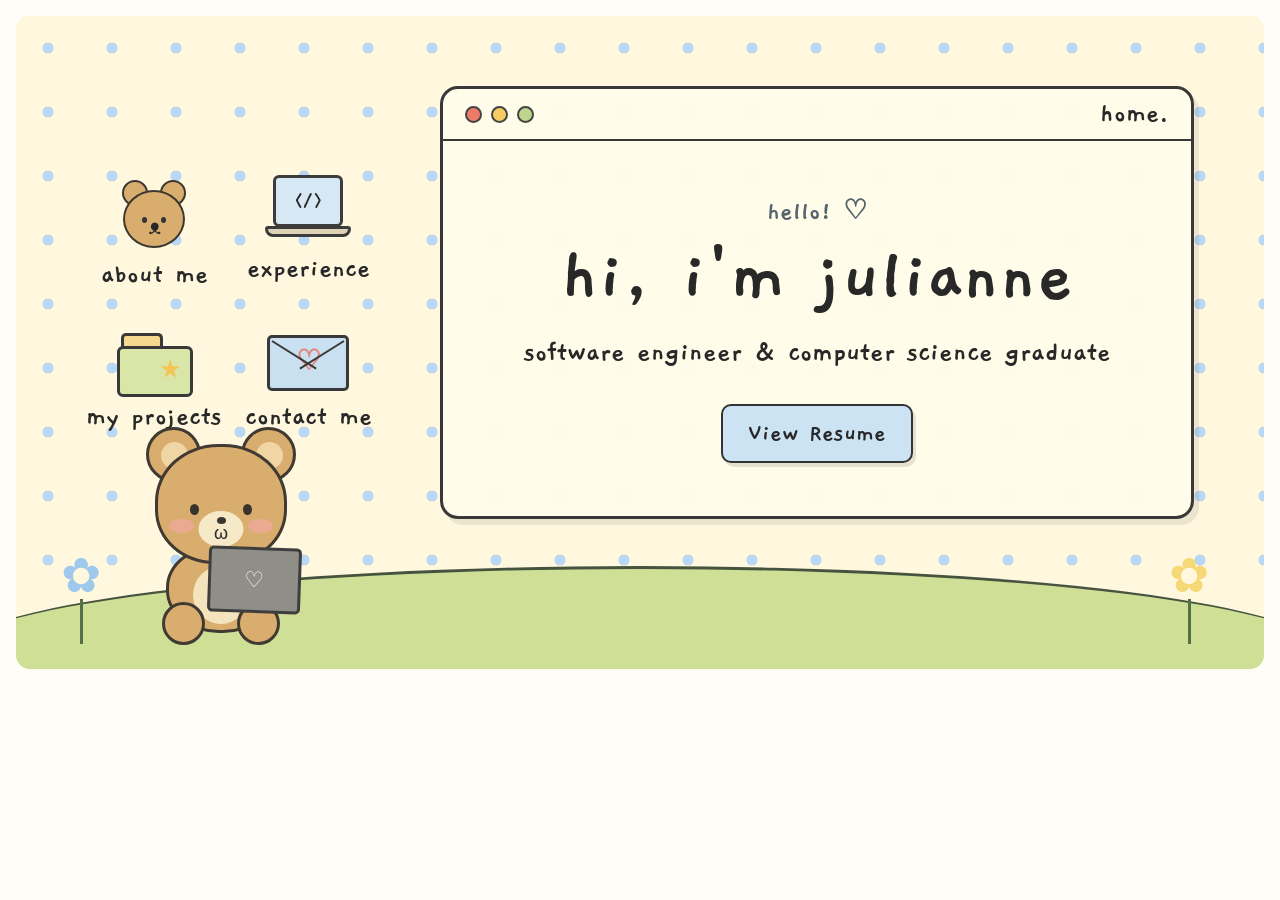
<file: index.html>
<!DOCTYPE html>
<html lang="en">
<head>
  <meta charset="UTF-8">
  <meta name="viewport" content="width=device-width, initial-scale=1.0">
  <title>Julianne Legados</title>

  <link rel="stylesheet" href="style.css">

  <link rel="preconnect" href="https://fonts.googleapis.com">
  <link rel="preconnect" href="https://fonts.gstatic.com" crossorigin>

  <link
    href="https://fonts.googleapis.com/css2?family=Gaegu:wght@400;700&family=Nunito:wght@400;600;700&display=swap"
    rel="stylesheet"
  >
</head>
<body>

  <main class="page home-page">

    <section class="scene home-scene">
      
      <div class="hero-layout">

        <nav class="icon-nav">

          <a href="about.html" class="nav-item">
            <div class="mini-bear">
              <span class="mini-ear left"></span>
              <span class="mini-ear right"></span>

              <div class="mini-face">
                <span class="mini-eye left"></span>
                <span class="mini-eye right"></span>
                <span class="mini-muzzle">ᴥ</span>
              </div>
            </div>
            <span>about me</span>
          </a>

          <a href="experience.html" class="nav-item">
            <div class="nav-icon laptop-icon">
              <div class="laptop-screen">&lt;/&gt;</div>
              <div class="laptop-base"></div>
            </div>
            <span>experience</span>
          </a>

          <a href="projects.html" class="nav-item">
            <div class="nav-icon folder-icon">
              <div class="folder-tab"></div>
              <div class="folder-body">★</div>
            </div>
            <span>my projects</span>
          </a>

          <a href="contact.html" class="nav-item">
            <div class="nav-icon mail-icon">
              <span>♡</span>
            </div>
            <span>contact me</span>
          </a>

        </nav>


        <div class="window home-window">

          <div class="window-bar">
            <div class="window-dots">
              <span class="window-dot red"></span>
              <span class="window-dot yellow"></span>
              <span class="window-dot green"></span>
            </div>

            <span class="window-title">home.</span>
          </div>


          <div class="window-content hero-content">
            <p class="tiny-intro">hello! ♡</p>

            <h2>hi, i'm julianne</h2>

            <p class="hero-subtitle">
              software engineer & computer science graduate
            </p>

            <div class="hero-buttons">
              <a
                href="docs/julianne_legados_resume.pdf"
                target="_blank"
                class="cute-button blue"
              >
                View Resume
              </a>
            </div>
          </div>

        </div>
      </div>


      <div class="bear-wrapper hero-bear">
        <div class="bear">
          <div class="bear-ear left">
            <div class="inner-ear"></div>
          </div>

          <div class="bear-ear right">
            <div class="inner-ear"></div>
          </div>

          <div class="bear-head">
            <span class="bear-eye left"></span>
            <span class="bear-eye right"></span>

            <span class="bear-cheek left"></span>
            <span class="bear-cheek right"></span>

            <div class="bear-muzzle">
              <span class="bear-nose"></span>
              <span class="bear-mouth">ω</span>
            </div>
          </div>

          <div class="bear-body">
            <div class="bear-belly"></div>
            <div class="bear-leg left"></div>
            <div class="bear-leg right"></div>
          </div>

          <div class="bear-laptop">♡</div>
        </div>
      </div>


      <div class="flower flower-left">
        <span class="flower-head">✿</span>
        <span class="flower-stem"></span>
      </div>

      <div class="flower flower-right">
        <span class="flower-head">✿</span>
        <span class="flower-stem"></span>
      </div>

      <div class="grass"></div>

    </section>

  </main>

</body>
</html>
</file>
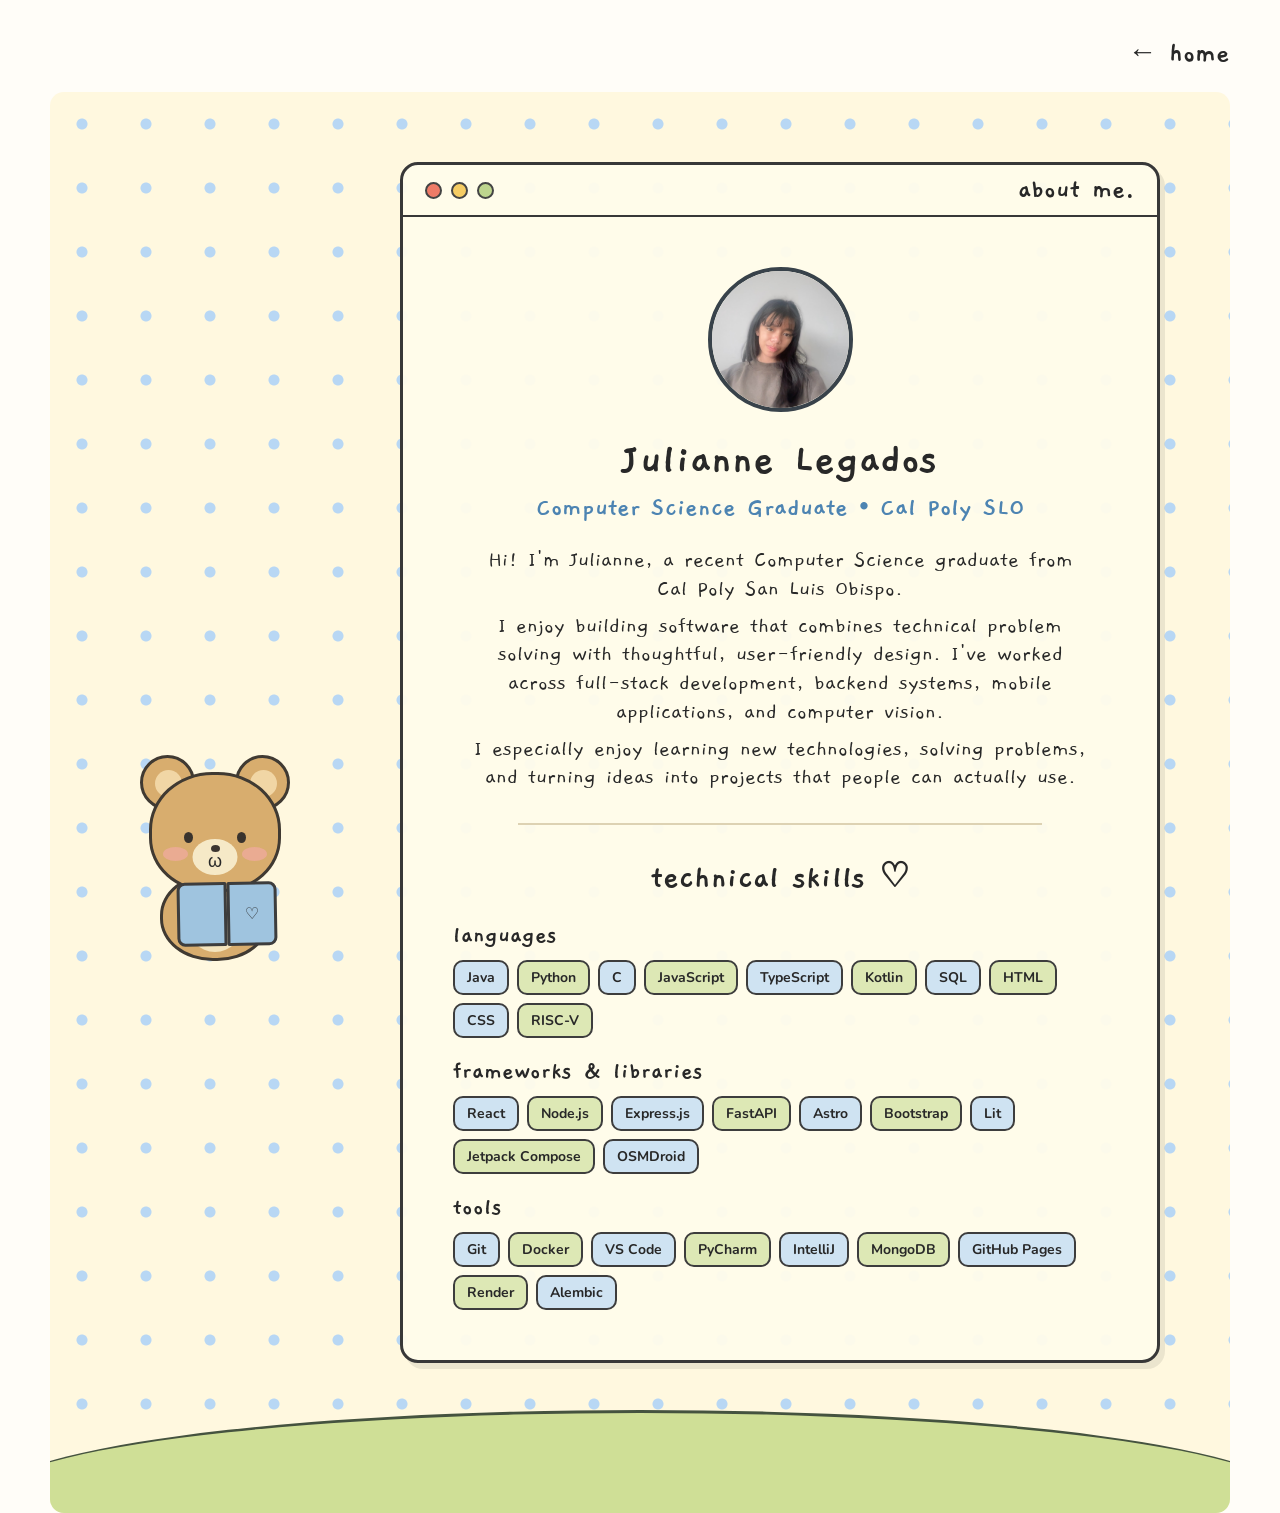
<file: about.html>
<!DOCTYPE html>
<html lang="en">
<head>
  <meta charset="UTF-8">
  <meta name="viewport" content="width=device-width, initial-scale=1.0">

  <title>About Me | Julianne Legados</title>

  <link rel="stylesheet" href="style.css">
</head>

<body>

  <main class="page">

    <div class="page-header">
      <h1 class="section-title">
      </h1>
      
      <a href="index.html" class="home-link">
        ← home
      </a>
    </div>


    <section class="scene about-page-scene">

      <div class="about-page-layout">

        <!-- bear -->
        <div class="reading-bear">

          <div class="bear-wrapper">

            <div class="bear">

              <div class="bear-ear left">
                <div class="inner-ear"></div>
              </div>

              <div class="bear-ear right">
                <div class="inner-ear"></div>
              </div>


              <div class="bear-head">

                <span class="bear-eye left"></span>
                <span class="bear-eye right"></span>

                <span class="bear-cheek left"></span>
                <span class="bear-cheek right"></span>

                <div class="bear-muzzle">
                  <span class="bear-nose"></span>
                  <span class="bear-mouth">ω</span>
                </div>

              </div>


              <div class="bear-body">
                <div class="bear-belly"></div>
              </div>


              <div class="book">
                <div class="book-left"></div>
                <div class="book-right">♡</div>
              </div>

            </div>

          </div>

        </div>


        <!-- about window -->
        <div class="window about-main-window">

          <div class="window-bar">

            <div class="window-dots">
              <span class="window-dot red"></span>
              <span class="window-dot yellow"></span>
              <span class="window-dot green"></span>
            </div>

            <span class="window-title">
              about me.
            </span>

          </div>


          <div class="window-content about-content">

            <img
              src="images/me.jpeg"
              alt="Julianne Legados"
              class="profile-image"
            >


            <h2>Julianne Legados</h2>

            <h3>
              Computer Science Graduate • Cal Poly SLO
            </h3>


            <p>
              Hi! I'm Julianne, a recent Computer Science graduate
              from Cal Poly San Luis Obispo.
            </p>

            <p>
              I enjoy building software that combines technical
              problem solving with thoughtful, user-friendly design.
              I've worked across full-stack development, backend
              systems, mobile applications, and computer vision.
            </p>

            <p>
              I especially enjoy learning new technologies,
              solving problems, and turning ideas into projects
              that people can actually use.
            </p>


            <div class="about-divider"></div>


            <h4>technical skills ♡</h4>


            <div class="skill-groups">

              <div class="skill-group">

                <strong>languages</strong>

                <div class="skill-tags">
                  <span>Java</span>
                  <span>Python</span>
                  <span>C</span>
                  <span>JavaScript</span>
                  <span>TypeScript</span>
                  <span>Kotlin</span>
                  <span>SQL</span>
                  <span>HTML</span>
                  <span>CSS</span>
                  <span>RISC-V</span>
                </div>

              </div>


              <div class="skill-group">

                <strong>frameworks & libraries</strong>

                <div class="skill-tags">
                  <span>React</span>
                  <span>Node.js</span>
                  <span>Express.js</span>
                  <span>FastAPI</span>
                  <span>Astro</span>
                  <span>Bootstrap</span>
                  <span>Lit</span>
                  <span>Jetpack Compose</span>
                  <span>OSMDroid</span>
                </div>

              </div>


              <div class="skill-group">

                <strong>tools</strong>

                <div class="skill-tags">
                  <span>Git</span>
                  <span>Docker</span>
                  <span>VS Code</span>
                  <span>PyCharm</span>
                  <span>IntelliJ</span>
                  <span>MongoDB</span>
                  <span>GitHub Pages</span>
                  <span>Render</span>
                  <span>Alembic</span>
                </div>

              </div>

            </div>

          </div>

        </div>

      </div>


      <div class="grass"></div>

    </section>

  </main>

</body>
</html>
</file>
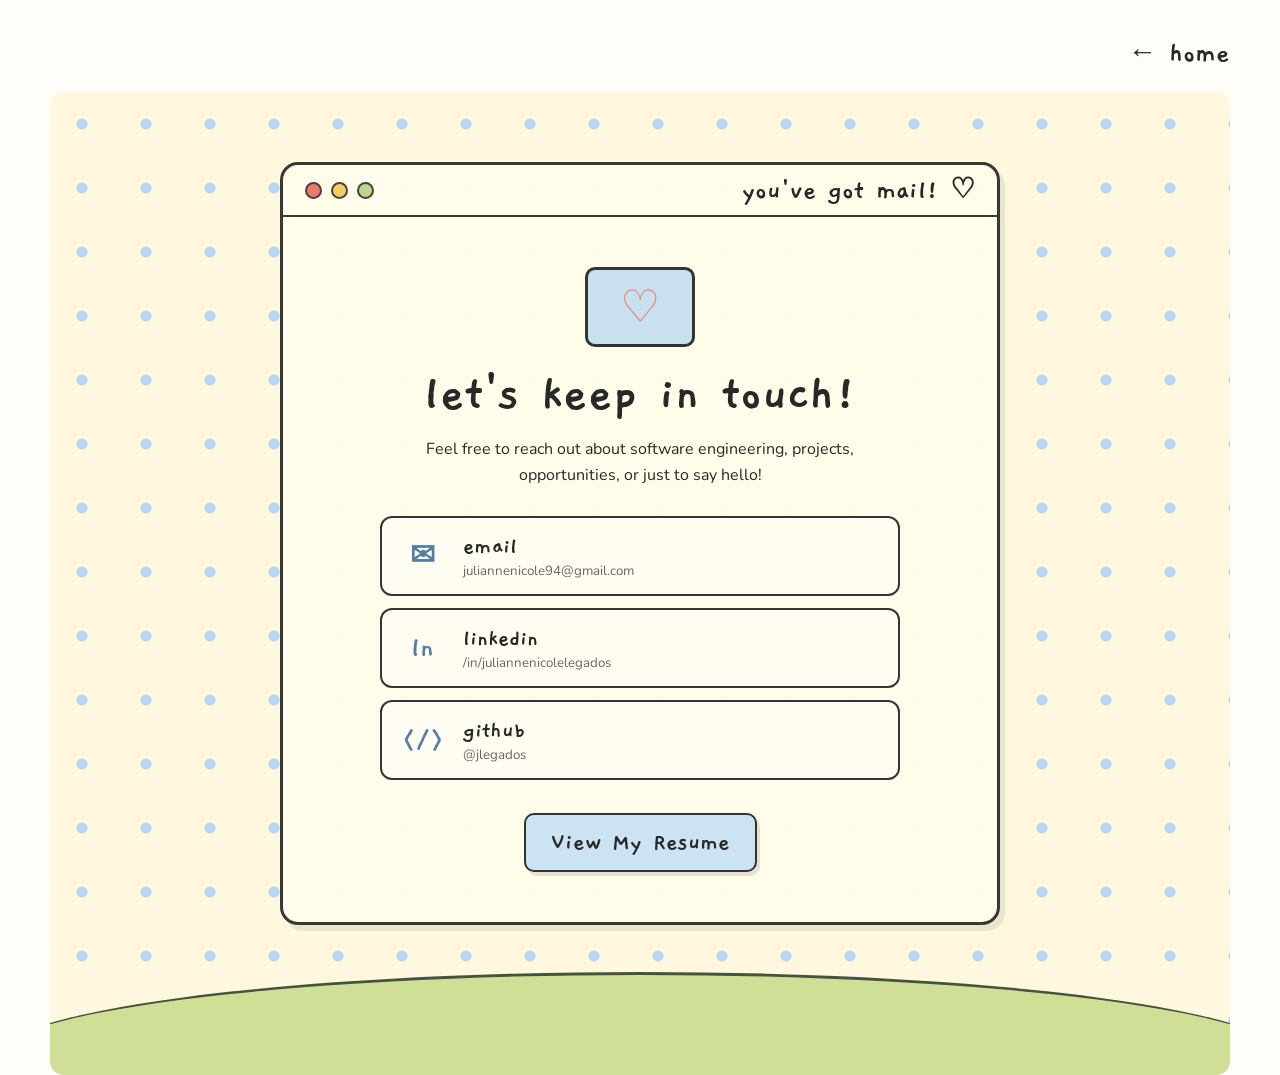
<file: contact.html>
<!DOCTYPE html>
<html lang="en">
<head>
  <meta charset="UTF-8">
  <meta name="viewport" content="width=device-width, initial-scale=1.0">

  <title>Contact Me | Julianne Legados</title>

  <link rel="stylesheet" href="style.css">
</head>

<body>

  <main class="page">

    <div class="page-header">

      <h1 class="section-title">
      </h1>

      <a href="index.html" class="home-link">
        ← home
      </a>

    </div>


    <section class="scene contact-page-scene">

      <div class="window contact-window">

        <div class="window-bar">

          <div class="window-dots">
            <span class="window-dot red"></span>
            <span class="window-dot yellow"></span>
            <span class="window-dot green"></span>
          </div>

          <span class="window-title">
            you've got mail! ♡
          </span>

        </div>


        <div class="window-content contact-content">

          <div class="big-envelope">
            ♡
          </div>


          <h2>
            let's keep in touch!
          </h2>

          <p>
            Feel free to reach out about software engineering,
            projects, opportunities, or just to say hello!
          </p>


          <div class="contact-buttons">

            <!-- email -->
            <a
              href="mailto:juliannenicole94@gmail.com"
              class="contact-card"
            >

              <span class="contact-icon">
                ✉
              </span>

              <div>
                <strong>email</strong>

                <small>
                  juliannenicole94@gmail.com
                </small>
              </div>

            </a>


            <!-- linkedin -->
            <a
              href="https://linkedin.com/in/juliannenicolelegados"
              target="_blank"
              class="contact-card"
            >

              <span class="contact-icon">
                ln
              </span>

              <div>
                <strong>linkedin</strong>

                <small>
                  /in/juliannenicolelegados
                </small>
              </div>

            </a>


            <!-- github -->
            <a
              href="https://github.com/jlegados"
              target="_blank"
              class="contact-card"
            >

              <span class="contact-icon">
                &lt;/&gt;
              </span>

              <div>
                <strong>github</strong>

                <small>
                  @jlegados
                </small>
              </div>

            </a>

          </div>


          <!-- resume -->
          <a
            href="docs/julianne_legados_resume.pdf"
            target="_blank"
            class="cute-button blue resume-contact"
          >
            View My Resume
          </a>

        </div>

      </div>


      <div class="grass"></div>

    </section>

  </main>

</body>
</html>
</file>
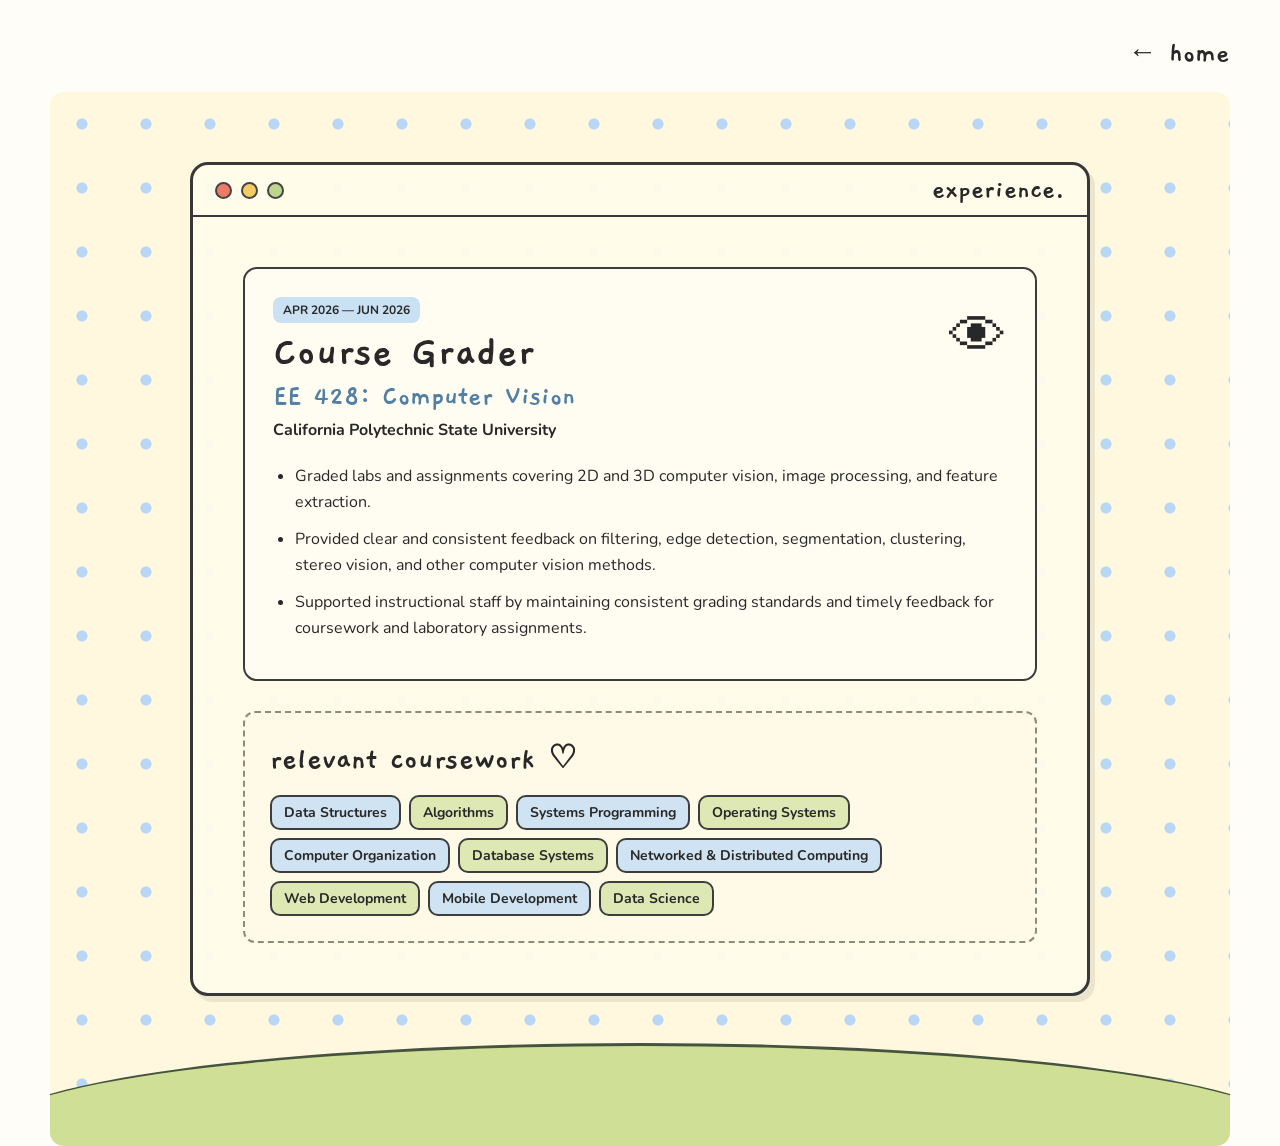
<file: experience.html>
<!DOCTYPE html>
<html lang="en">
<head>
  <meta charset="UTF-8">
  <meta name="viewport" content="width=device-width, initial-scale=1.0">

  <title>Experience | Julianne Legados</title>

  <link rel="stylesheet" href="style.css">
</head>

<body>

  <main class="page">

    <div class="page-header">
        <h1 class="section-title">
        </h1>
      <a href="index.html" class="home-link">
        ← home
      </a>
    </div>


    <section class="scene experience-scene">

      <div class="window experience-window">

        <div class="window-bar">

          <div class="window-dots">
            <span class="window-dot red"></span>
            <span class="window-dot yellow"></span>
            <span class="window-dot green"></span>
          </div>

          <span class="window-title">
            experience.
          </span>

        </div>


        <div class="window-content">

          <!-- experience -->
          <article class="resume-card">

            <div class="resume-card-top">

              <div>

                <span class="small-label">
                  APR 2026 — JUN 2026
                </span>

                <h2>Course Grader</h2>

                <h3>
                  EE 428: Computer Vision
                </h3>

                <p class="company">
                  California Polytechnic State University
                </p>

              </div>


              <div class="experience-emoji">
                👁
              </div>

            </div>


            <ul>

              <li>
                Graded labs and assignments covering 2D and 3D
                computer vision, image processing, and feature
                extraction.
              </li>

              <li>
                Provided clear and consistent feedback on filtering,
                edge detection, segmentation, clustering, stereo
                vision, and other computer vision methods.
              </li>

              <li>
                Supported instructional staff by maintaining
                consistent grading standards and timely feedback
                for coursework and laboratory assignments.
              </li>

            </ul>

          </article>


          <!-- coursework -->
          <div class="experience-bottom">

            <h2 class="mini-heading">
              relevant coursework ♡
            </h2>

            <div class="course-tags">
              <span>Data Structures</span>
              <span>Algorithms</span>
              <span>Systems Programming</span>
              <span>Operating Systems</span>
              <span>Computer Organization</span>
              <span>Database Systems</span>
              <span>Networked & Distributed Computing</span>
              <span>Web Development</span>
              <span>Mobile Development</span>
              <span>Data Science</span>
            </div>

          </div>

        </div>

      </div>


      <div class="grass"></div>

    </section>

  </main>

</body>
</html>
</file>
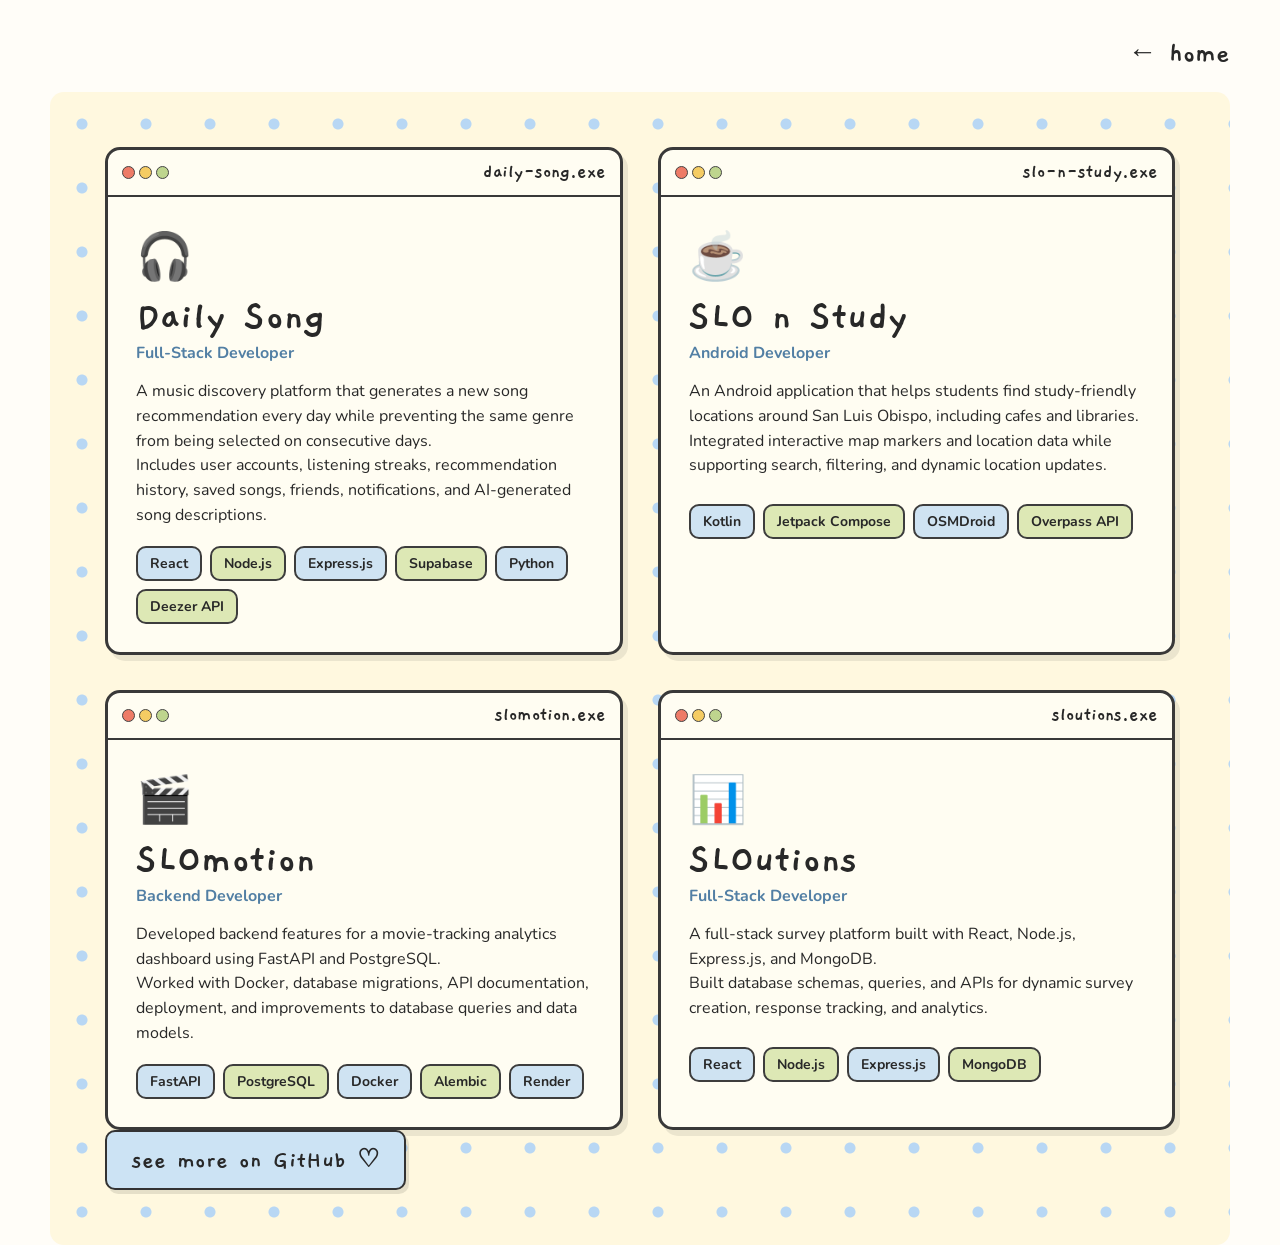
<file: projects.html>
<!DOCTYPE html>
<html lang="en">
<head>
  <meta charset="UTF-8">
  <meta name="viewport" content="width=device-width, initial-scale=1.0">

  <title>Projects | Julianne Legados</title>

  <link rel="stylesheet" href="style.css">
</head>

<body>

  <main class="page">

    <div class="page-header">

        <h1 class="section-title">
        </h1>

      <a href="index.html" class="home-link">
        ← home
      </a>

    </div>


    <section class="projects-scene">

      <div class="project-grid">


        <!-- daily song -->
        <article class="project-window">

          <div class="small-window-bar">

            <div>
              <span class="window-dot red"></span>
              <span class="window-dot yellow"></span>
              <span class="window-dot green"></span>
            </div>

            <span>daily-song.exe</span>

          </div>


          <div class="project-content">

            <div class="project-icon">
              🎧
            </div>

            <h2>
              Daily Song
            </h2>

            <p class="project-role">
              Full-Stack Developer
            </p>

            <p>
              A music discovery platform that generates a new
              song recommendation every day while preventing
              the same genre from being selected on consecutive
              days.
            </p>

            <p>
              Includes user accounts, listening streaks,
              recommendation history, saved songs, friends,
              notifications, and AI-generated song descriptions.
            </p>


            <div class="project-tags">
              <span>React</span>
              <span>Node.js</span>
              <span>Express.js</span>
              <span>Supabase</span>
              <span>Python</span>
              <span>Deezer API</span>
            </div>

          </div>

        </article>



        <!-- slo n study -->
        <article class="project-window">

          <div class="small-window-bar">

            <div>
              <span class="window-dot red"></span>
              <span class="window-dot yellow"></span>
              <span class="window-dot green"></span>
            </div>

            <span>slo-n-study.exe</span>

          </div>


          <div class="project-content">

            <div class="project-icon">
              ☕
            </div>

            <h2>
              SLO n Study
            </h2>

            <p class="project-role">
              Android Developer
            </p>

            <p>
              An Android application that helps students find
              study-friendly locations around San Luis Obispo,
              including cafes and libraries.
            </p>

            <p>
              Integrated interactive map markers and location
              data while supporting search, filtering, and
              dynamic location updates.
            </p>


            <div class="project-tags">
              <span>Kotlin</span>
              <span>Jetpack Compose</span>
              <span>OSMDroid</span>
              <span>Overpass API</span>
            </div>

          </div>

        </article>



        <!-- slomotion -->
        <article class="project-window">

          <div class="small-window-bar">

            <div>
              <span class="window-dot red"></span>
              <span class="window-dot yellow"></span>
              <span class="window-dot green"></span>
            </div>

            <span>slomotion.exe</span>

          </div>


          <div class="project-content">

            <div class="project-icon">
              🎬
            </div>

            <h2>
              SLOmotion
            </h2>

            <p class="project-role">
              Backend Developer
            </p>

            <p>
              Developed backend features for a movie-tracking
              analytics dashboard using FastAPI and PostgreSQL.
            </p>

            <p>
              Worked with Docker, database migrations, API
              documentation, deployment, and improvements to
              database queries and data models.
            </p>


            <div class="project-tags">
              <span>FastAPI</span>
              <span>PostgreSQL</span>
              <span>Docker</span>
              <span>Alembic</span>
              <span>Render</span>
            </div>

          </div>

        </article>



        <!-- sloutions -->
        <article class="project-window">

          <div class="small-window-bar">

            <div>
              <span class="window-dot red"></span>
              <span class="window-dot yellow"></span>
              <span class="window-dot green"></span>
            </div>

            <span>sloutions.exe</span>

          </div>


          <div class="project-content">

            <div class="project-icon">
              📊
            </div>

            <h2>
              SLOutions
            </h2>

            <p class="project-role">
              Full-Stack Developer
            </p>

            <p>
              A full-stack survey platform built with React,
              Node.js, Express.js, and MongoDB.
            </p>

            <p>
              Built database schemas, queries, and APIs for
              dynamic survey creation, response tracking,
              and analytics.
            </p>


            <div class="project-tags">
              <span>React</span>
              <span>Node.js</span>
              <span>Express.js</span>
              <span>MongoDB</span>
            </div>

          </div>

        </article>

      </div>


      <!-- github -->
      <div class="projects-github">

        <a
          href="https://github.com/jlegados"
          target="_blank"
          class="cute-button blue"
        >
          see more on GitHub ♡
        </a>

      </div>

    </section>

  </main>

</body>
</html>
</file>
<file: style.css>
@import url("https://fonts.googleapis.com/css2?family=Gaegu:wght@400;700&family=Nunito:wght@400;600;700&display=swap");

/* reset */

* {
  box-sizing: border-box;
  margin: 0;
  padding: 0;
}

html {
  scroll-behavior: smooth;
}

body {
  min-height: 100vh;
  margin: 0;
  padding: 0;
  background: #fffdf8;
  color: #282828;
  font-family: "Nunito", sans-serif;
  overflow-x: hidden;
}

a {
  color: inherit;
  text-decoration: none;
}

button {
  font: inherit;
}


/* page */

.page {
  width: 100%;
  min-height: 100vh;
}

.home-page {
  width: 100%;
  min-height: 100vh;
  padding: 16px;
}

.home-scene {
  width: 100%;
  min-height: calc(100vh - 32px);
  border-radius: 14px;
}


/* page header */

.page-header {
  width: min(1180px, 94%);
  margin: 35px auto 15px;
  display: flex;
  align-items: flex-end;
  justify-content: space-between;
  gap: 20px;
}

.section-title {
  font-family: "Gaegu", cursive;
  font-size: clamp(50px, 7vw, 76px);
  font-weight: 700;
  line-height: 0.9;
}

.home-link {
  margin-bottom: 5px;
  font-family: "Gaegu", cursive;
  font-size: 29px;
  font-weight: 700;
  transition: transform 0.2s ease, color 0.2s ease;
}

.home-link:hover {
  color: #6e98b7;
  transform: translateX(-5px);
}


/* scene */

.scene {
  position: relative;
  width: min(1180px, 94%);
  min-height: 650px;
  margin: 0 auto;
  overflow: hidden;
  padding: 70px 70px 150px;
  border-radius: 14px;

  background-color: #fff8df;
  background-image:
    radial-gradient(
      circle,
      #b8d7f4 5px,
      transparent 6px
    );
  background-size: 64px 64px;
}

.home-page .scene {
  width: 100%;
  margin: 0;
}


/* home layout */

.hero-layout {
  position: relative;
  z-index: 4;
  width: 100%;
  display: grid;
  grid-template-columns: minmax(240px, 290px) minmax(0, 1fr);
  align-items: center;
  gap: clamp(35px, 5vw, 70px);
}


/* nav */

.icon-nav {
  width: 100%;
  display: grid;
  grid-template-columns: 1fr 1fr;
  gap: 34px 18px;
}

.nav-item {
  min-width: 0;
  display: flex;
  flex-direction: column;
  align-items: center;
  justify-content: flex-start;
  text-align: center;

  font-family: "Gaegu", cursive;
  font-size: 28px;
  font-weight: 700;
  line-height: 1;

  transition: transform 0.2s ease, opacity 0.2s ease;
}

.nav-item:hover {
  transform: translateY(-7px) rotate(-1deg);
}

.nav-item > span:last-child {
  margin-top: 5px;
}

.nav-icon {
  width: 90px;
  height: 75px;
  flex-shrink: 0;
}


/* window */

.window {
  min-width: 0;
  overflow: hidden;
  border: 3px solid #383838;
  border-radius: 18px;
  background: rgba(255, 252, 235, 0.96);
  box-shadow: 5px 6px 0 rgba(0, 0, 0, 0.08);
}

.window-bar {
  height: 52px;
  display: flex;
  align-items: center;
  justify-content: space-between;
  padding: 0 22px;
  border-bottom: 2px solid #383838;
}

.window-dots {
  display: flex;
  align-items: center;
  gap: 9px;
}

.window-dot {
  width: 17px;
  height: 17px;
  flex-shrink: 0;
  display: inline-block;
  border: 2px solid #444;
  border-radius: 50%;
}

.window-dot.red,
.red {
  background: #ee7b67;
}

.window-dot.yellow,
.yellow {
  background: #f5cc63;
}

.window-dot.green,
.green {
  background: #bed58e;
}

.window-title {
  font-family: "Gaegu", cursive;
  font-size: 28px;
  font-weight: 700;
}

.window-content {
  padding: 50px;
}


/* home window */

.home-window {
  width: 100%;
  min-height: 430px;
}

.hero-content {
  min-height: 375px;
  display: flex;
  flex-direction: column;
  align-items: center;
  justify-content: center;
  text-align: center;
}

.tiny-intro {
  margin: 0 0 12px !important;
  color: #56646d;
  font-family: "Gaegu", cursive !important;
  font-size: 27px !important;
  font-weight: 700 !important;
}

.hero-content h2 {
  margin: 0;
  font-family: "Gaegu", cursive;
  font-size: clamp(55px, 6vw, 80px);
  font-weight: 700;
  line-height: 0.95;
}

.hero-content .hero-subtitle {
  margin: 22px 0 34px;
  font-family: "Gaegu", cursive;
  font-size: clamp(22px, 2.3vw, 29px);
  font-weight: 700;
  line-height: 1.15;
}


/* buttons */

.hero-buttons {
  width: 100%;
  display: flex;
  flex-wrap: wrap;
  align-items: center;
  justify-content: center;
  gap: 28px;
}

.cute-button {
  min-width: 170px;
  display: inline-flex;
  align-items: center;
  justify-content: center;
  padding: 12px 25px;

  border: 2px solid #333;
  border-radius: 10px;

  font-family: "Gaegu", cursive;
  font-size: 25px;
  font-weight: 700;

  box-shadow: 3px 4px 0 rgba(0, 0, 0, 0.1);
  transition: transform 0.2s ease, box-shadow 0.2s ease;
}

.cute-button:hover {
  transform: translateY(-4px);
  box-shadow: 5px 7px 0 rgba(0, 0, 0, 0.1);
}

.cute-button.blue {
  background: #cce3f4;
}

.cute-button.green {
  background: #d9e8aa;
}


/* theme button */

.theme-button {
  position: absolute;
  top: 20px;
  right: 22px;
  z-index: 20;

  width: 54px;
  height: 54px;

  display: flex;
  align-items: center;
  justify-content: center;

  border: 2px solid #333;
  border-radius: 50%;
  background: #fff;
  cursor: pointer;
  font-size: 27px;

  transition: transform 0.2s ease;
}

.theme-button:hover {
  transform: rotate(15deg) scale(1.05);
}


/* grass */

.grass {
  position: absolute;
  left: -5%;
  bottom: -72px;
  z-index: 1;

  width: 110%;
  height: 175px;

  background: #cfdf96;
  border-top: 3px solid #45533f;
  border-radius: 50% 50% 0 0;
}


/* bear */

.bear-wrapper {
  position: relative;
  width: 190px;
  height: 215px;
}

.hero-bear {
  position: absolute;
  left: 110px;
  bottom: 32px;
  z-index: 6;
}

.bear {
  position: relative;
  width: 100%;
  height: 100%;
}


/* bear ears */

.bear-ear {
  position: absolute;
  top: 5px;
  z-index: 2;

  width: 55px;
  height: 55px;

  border: 3px solid #403a32;
  border-radius: 50%;
  background: #d8ad6e;
}

.bear-ear.left {
  left: 20px;
}

.bear-ear.right {
  right: 20px;
}

.inner-ear {
  position: absolute;
  top: 12px;
  left: 12px;

  width: 27px;
  height: 27px;

  border-radius: 50%;
  background: #f1d6a5;
}


/* bear head */

.bear-head {
  position: absolute;
  top: 22px;
  left: 29px;
  z-index: 4;

  width: 132px;
  height: 120px;

  border: 3px solid #403a32;
  border-radius: 48% 48% 45% 45%;
  background: #d8ad6e;
}

.bear-eye {
  position: absolute;
  top: 57px;

  width: 9px;
  height: 11px;

  border-radius: 50%;
  background: #39332d;
}

.bear-eye.left {
  left: 32px;
}

.bear-eye.right {
  right: 32px;
}

.bear-cheek {
  position: absolute;
  top: 72px;

  width: 25px;
  height: 14px;

  border-radius: 50%;
  background: #efaa9b;
  opacity: 0.8;
}

.bear-cheek.left {
  left: 11px;
}

.bear-cheek.right {
  right: 11px;
}

.bear-muzzle {
  position: absolute;
  left: 50%;
  top: 64px;

  width: 45px;
  height: 36px;

  transform: translateX(-50%);
  border-radius: 50%;
  background: #f6e9c7;
  text-align: center;
}

.bear-nose {
  position: absolute;
  left: 50%;
  top: 6px;

  width: 9px;
  height: 7px;

  transform: translateX(-50%);
  border-radius: 50%;
  background: #3c352f;
}

.bear-mouth {
  position: relative;
  top: 10px;
  font-size: 18px;
}


/* bear body */

.bear-body {
  position: absolute;
  left: 40px;
  top: 123px;
  z-index: 2;

  width: 110px;
  height: 88px;

  border: 3px solid #403a32;
  border-radius: 48%;
  background: #d8ad6e;
}

.bear-belly {
  position: absolute;
  left: 50%;
  top: 18px;

  width: 56px;
  height: 58px;

  transform: translateX(-50%);
  border-radius: 50%;
  background: #f4e4bd;
}

.bear-leg {
  position: absolute;
  bottom: -15px;

  width: 43px;
  height: 43px;

  border: 3px solid #403a32;
  border-radius: 50%;
  background: #d8ad6e;
}

.bear-leg.left {
  left: -7px;
}

.bear-leg.right {
  right: -7px;
}


/* bear laptop */

.bear-laptop {
  position: absolute;
  top: 125px;
  left: 82px;
  z-index: 7;

  width: 93px;
  height: 66px;

  display: flex;
  align-items: center;
  justify-content: center;

  transform: rotate(2deg);

  border: 3px solid #3e3e3e;
  border-radius: 5px;
  background: #8f8e88;
  color: #fff;
  font-size: 22px;
}


/* mini bear */

.mini-bear {
  position: relative;
  width: 86px;
  height: 78px;
  flex-shrink: 0;
  margin-bottom: 3px;
}

.mini-face {
  position: absolute;
  left: 12px;
  top: 15px;

  width: 62px;
  height: 58px;

  border: 2px solid #3d372f;
  border-radius: 50%;
  background: #d8ad6e;
}

.mini-ear {
  position: absolute;
  top: 5px;
  z-index: 0;

  width: 26px;
  height: 26px;

  border: 2px solid #3d372f;
  border-radius: 50%;
  background: #d8ad6e;
}

.mini-ear.left {
  left: 11px;
}

.mini-ear.right {
  right: 11px;
}

.mini-eye {
  position: absolute;
  top: 25px;

  width: 5px;
  height: 6px;

  border-radius: 50%;
  background: #333;
}

.mini-eye.left {
  left: 17px;
}

.mini-eye.right {
  right: 17px;
}

.mini-muzzle {
  position: absolute;
  left: 50%;
  top: 30px;

  transform: translateX(-50%);
  font-size: 16px;
}


/* laptop icon */

.laptop-icon {
  position: relative;
}

.laptop-screen {
  width: 70px;
  height: 52px;
  margin: 0 auto;

  display: flex;
  align-items: center;
  justify-content: center;

  border: 3px solid #3c3c3c;
  border-radius: 6px;
  background: #d7e8f5;

  font-size: 21px;
  font-weight: 700;
}

.laptop-base {
  width: 86px;
  height: 11px;
  margin: -1px auto;

  border: 3px solid #3c3c3c;
  border-radius: 3px 3px 8px 8px;
  background: #ddd4b7;
}


/* folder icon */

.folder-icon {
  position: relative;
}

.folder-tab {
  position: absolute;
  left: 12px;
  top: 10px;

  width: 42px;
  height: 18px;

  border: 3px solid #393939;
  border-bottom: none;
  border-radius: 5px 5px 0 0;
  background: #f3d98c;
}

.folder-body {
  position: absolute;
  left: 8px;
  top: 23px;

  width: 76px;
  height: 51px;

  display: flex;
  align-items: center;
  justify-content: flex-end;
  padding-right: 10px;

  border: 3px solid #393939;
  border-radius: 6px;
  background: #d9e6a7;

  color: #f2c757;
  font-size: 22px;
}


/* mail icon */

.mail-icon {
  position: relative;
  width: 82px;
  height: 56px;

  margin-top: 12px;
  margin-bottom: 7px;

  display: flex;
  align-items: center;
  justify-content: center;

  border: 3px solid #393939;
  border-radius: 5px;
  background: #c8e0ef;

  color: #e78376;
  font-size: 28px;
}

.mail-icon::before,
.mail-icon::after {
  content: "";
  position: absolute;
  top: 2px;

  width: 52px;
  height: 2px;

  background: #393939;
}

.mail-icon::before {
  left: 2px;
  transform-origin: left;
  transform: rotate(32deg);
}

.mail-icon::after {
  right: 2px;
  transform-origin: right;
  transform: rotate(-32deg);
}


/* flowers */

.flower {
  position: absolute;
  bottom: 25px;
  z-index: 5;
}

.flower-left {
  left: 45px;
}

.flower-right {
  right: 55px;
}

.flower-head {
  position: relative;
  z-index: 2;

  color: #9fc9eb;
  font-size: 48px;
}

.flower-right .flower-head {
  color: #f5d977;
}

.flower-stem {
  display: block;

  width: 3px;
  height: 45px;

  margin: -10px auto 0;
  background: #557046;
}


/* about */

.about-page-scene {
  min-height: 720px;
}

.about-page-layout {
  position: relative;
  z-index: 5;
  width: 100%;

  display: grid;
  grid-template-columns: minmax(190px, 230px) minmax(0, 1fr);
  align-items: center;
  gap: 50px;
}

.about-main-window {
  width: 100%;
}

.reading-bear {
  position: relative;
  margin-top: 190px;
}

.about-content {
  text-align: center;
}

.profile-image {
  width: 145px;
  height: 145px;

  object-fit: cover;

  border: 4px solid #38424a;
  border-radius: 50%;
  background: #c6def2;
}

.about-content h2 {
  margin: 15px 0 2px;
  font-family: "Gaegu", cursive;
  font-size: 45px;
  font-weight: 700;
}

.about-content h3 {
  margin: 0 0 22px;
  color: #4d84b2;
  font-family: "Gaegu", cursive;
  font-size: 27px;
  font-weight: 700;
}

.about-content p {
  max-width: 620px;
  margin: 8px auto;

  font-family: "Gaegu", cursive;
  font-size: 23px;
  line-height: 1.25;
}

.about-divider {
  width: 80%;
  height: 2px;

  margin: 30px auto;
  background: #ddd2b3;
}

.about-content h4 {
  margin-bottom: 20px;
  font-family: "Gaegu", cursive;
  font-size: 34px;
  font-weight: 700;
}


/* book */

.book {
  position: absolute;
  top: 132px;
  left: 57px;
  z-index: 9;

  display: flex;
  transform: rotate(-1deg);
}

.book-left,
.book-right {
  width: 50px;
  height: 64px;

  border: 3px solid #3d3d3d;
  background: #9fc4df;
}

.book-left {
  border-radius: 8px 2px 2px 8px;
}

.book-right {
  display: flex;
  align-items: center;
  justify-content: center;
  border-radius: 2px 8px 8px 2px;
}


/* skills */

.skill-groups {
  width: 100%;
  display: flex;
  flex-direction: column;
  gap: 18px;
  text-align: left;
}

.skill-group strong {
  display: block;
  margin-bottom: 9px;
  font-family: "Gaegu", cursive;
  font-size: 25px;
}

.skill-tags,
.project-tags,
.course-tags {
  display: flex;
  flex-wrap: wrap;
  gap: 8px;
}

.skill-tags span,
.project-tags span,
.course-tags span {
  padding: 6px 12px;

  border: 2px solid #3d3d3d;
  border-radius: 10px;
  background: #cfe3f2;

  font-size: 14px;
  font-weight: 700;
}

.skill-tags span:nth-child(even),
.project-tags span:nth-child(even),
.course-tags span:nth-child(even) {
  background: #dde8b5;
}


/* experience */

.experience-scene {
  min-height: 700px;
}

.experience-window {
  position: relative;
  z-index: 5;

  width: min(900px, 100%);
  margin: auto;
}

.resume-card {
  padding: 28px;

  border: 2px solid #3c3c3c;
  border-radius: 14px;
  background: #fffdf1;
}

.resume-card-top {
  display: flex;
  align-items: flex-start;
  justify-content: space-between;
  gap: 30px;
}

.small-label {
  display: inline-block;

  margin-bottom: 8px;
  padding: 5px 10px;

  border-radius: 8px;
  background: #c9e1f2;

  font-size: 12px;
  font-weight: 700;
}

.resume-card h2 {
  font-family: "Gaegu", cursive;
  font-size: 44px;
  line-height: 1;
}

.resume-card h3 {
  margin: 4px 0;
  color: #527fa4;
  font-family: "Gaegu", cursive;
  font-size: 29px;
}

.company {
  margin-top: 4px;
  font-weight: 700;
}

.experience-emoji {
  flex-shrink: 0;
  font-size: 58px;
}

.resume-card ul {
  margin-top: 22px;
  padding-left: 22px;
  line-height: 1.65;
}

.resume-card li {
  margin: 10px 0;
}

.experience-bottom {
  margin-top: 30px;
  padding: 25px;

  border: 2px dashed #8c8c7c;
  border-radius: 12px;
  background: #fff9e8;
}

.mini-heading {
  margin-bottom: 15px;
  font-family: "Gaegu", cursive;
  font-size: 32px;
}

.decor-bear-small {
  position: absolute;
  left: 40px;
  bottom: 35px;
  z-index: 5;

  font-family: "Gaegu", cursive;
  font-size: 50px;
}


/* projects */

.projects-scene {
  width: min(1180px, 94%);
  margin: 0 auto;
  padding: 55px;

  border-radius: 14px;
  background-color: #fff8df;

  background-image:
    radial-gradient(
      circle,
      #b8d7f4 5px,
      transparent 6px
    );

  background-size: 64px 64px;
}

.project-grid {
  width: 100%;

  display: grid;
  grid-template-columns: repeat(2, minmax(0, 1fr));
  gap: 35px;
}

.project-window {
  min-width: 0;
  overflow: hidden;

  border: 3px solid #393939;
  border-radius: 15px;
  background: #fffdf2;

  box-shadow: 5px 6px 0 rgba(0, 0, 0, 0.08);
  transition: transform 0.2s ease, box-shadow 0.2s ease;
}

.project-window:hover {
  transform: translateY(-7px) rotate(-0.5deg);
  box-shadow: 8px 10px 0 rgba(0, 0, 0, 0.08);
}

.small-window-bar {
  min-height: 45px;

  display: flex;
  align-items: center;
  justify-content: space-between;
  gap: 10px;

  padding: 10px 14px;
  border-bottom: 2px solid #393939;

  font-family: "Gaegu", cursive;
  font-size: 20px;
  font-weight: 700;
}

.small-window-bar > div {
  display: flex;
  flex-shrink: 0;
  gap: 4px;
}

.small-window-bar .window-dot {
  width: 13px;
  height: 13px;
  border-width: 1.5px;
}

.project-content {
  min-height: 370px;
  display: flex;
  flex-direction: column;
  padding: 28px;
}

.project-icon {
  font-size: 46px;
}

.project-content h2 {
  margin: 8px 0 0;
  font-family: "Gaegu", cursive;
  font-size: 42px;
  line-height: 1;
}

.project-role {
  margin: 4px 0 15px;
  color: #527fa4;
  font-weight: 700;
}

.project-content > p:not(.project-role) {
  line-height: 1.55;
}

.project-tags {
  margin-top: auto;
  padding-top: 18px;
}

.project-button {
  width: fit-content;
  margin-top: 18px;

  color: #527fa4;
  font-family: "Gaegu", cursive;
  font-size: 24px;
  font-weight: 700;
  text-decoration: underline;
}


/* contact */

.contact-page-scene {
  min-height: 650px;

  display: flex;
  align-items: center;
  justify-content: center;
}

.contact-window {
  position: relative;
  z-index: 5;

  width: min(720px, 100%);
  margin: auto;
}

.contact-content {
  text-align: center;
}

.contact-content h2 {
  margin: 5px 0;
  font-family: "Gaegu", cursive;
  font-size: 52px;
}

.contact-content > p {
  max-width: 520px;
  margin: 10px auto 28px;
  line-height: 1.6;
}

.big-envelope {
  width: 110px;
  height: 80px;

  margin: 0 auto 15px;

  display: flex;
  align-items: center;
  justify-content: center;

  border: 3px solid #333;
  border-radius: 10px;
  background: #c8e0ef;

  color: #e78376;
  font-size: 45px;
}

.contact-buttons {
  width: min(520px, 100%);
  margin: 28px auto;

  display: flex;
  flex-direction: column;
  gap: 12px;
}

.contact-card {
  min-width: 0;

  display: flex;
  align-items: center;
  gap: 18px;

  padding: 14px 18px;

  border: 2px solid #363636;
  border-radius: 12px;
  background: #fffdf1;

  text-align: left;

  transition: transform 0.2s ease, background 0.2s ease;
}

.contact-card:hover {
  transform: translateX(5px);
  background: #f8f3d9;
}

.contact-icon {
  width: 45px;
  flex-shrink: 0;

  text-align: center;

  color: #527fa4;
  font-family: "Gaegu", cursive;
  font-size: 30px;
  font-weight: 700;
}

.contact-card div {
  min-width: 0;
}

.contact-card strong {
  display: block;
  font-family: "Gaegu", cursive;
  font-size: 24px;
}

.contact-card small {
  display: block;
  color: #686868;
  overflow-wrap: anywhere;
}

.resume-contact {
  margin-top: 5px;
}


/* tablet */

@media (max-width: 900px) {

  .home-page {
    padding: 12px;
  }

  .home-scene {
    min-height: calc(100vh - 24px);
    padding: 75px 30px 180px;
  }

  .hero-layout {
    grid-template-columns: 1fr;
    gap: 30px;
  }

  .icon-nav {
    width: 100%;
    max-width: 600px;
    margin: 0 auto;
    grid-template-columns: repeat(4, 1fr);
    gap: 15px;
  }

  .nav-item {
    font-size: 22px;
  }

  .home-window {
    width: min(700px, 100%);
    margin: 10px auto 0;
  }

  .hero-content h2 {
    font-size: clamp(50px, 9vw, 70px);
  }

  .hero-bear {
    left: 50%;
    bottom: 25px;

    transform: translateX(-50%) scale(0.7);
    transform-origin: bottom center;
  }

  .about-page-layout {
    grid-template-columns: 1fr;
  }

  .reading-bear {
    display: none;
  }

  .about-main-window {
    width: min(720px, 100%);
    margin: auto;
  }

  .project-grid {
    grid-template-columns: 1fr;
  }

  .project-window {
    width: 100%;
  }

  .scene {
    padding: 60px 35px 150px;
  }
}


/* phone */

@media (max-width: 600px) {

  .home-page {
    padding: 0;
  }

  .home-page .scene {
    width: 100%;
  }

  .home-scene {
    min-height: 100vh;
    padding: 70px 14px 165px;
    border-radius: 0;
    background-size: 48px 48px;
  }

  .page-header {
    width: 92%;
    margin-top: 25px;
    align-items: center;
    gap: 10px;
  }

  .section-title {
    font-size: 48px;
  }

  .home-link {
    margin: 0;
    font-size: 23px;
    white-space: nowrap;
  }

  .scene {
    width: 94%;
    padding: 50px 14px 135px;
    background-size: 48px 48px;
  }

  .icon-nav {
    width: 100%;
    max-width: 340px;
    margin: 0 auto;

    grid-template-columns: 1fr 1fr;
    gap: 20px 8px;
  }

  .nav-item {
    min-width: 0;
    font-size: 21px;
    line-height: 0.95;
  }

  .nav-icon,
  .mini-bear {
    transform: scale(0.82);
    transform-origin: bottom center;
  }

  .window {
    width: 100%;
    border-width: 2px;
    border-radius: 13px;
  }

  .window-bar {
    height: 43px;
    padding: 0 14px;
  }

  .window-dot {
    width: 13px;
    height: 13px;
    border-width: 1.5px;
  }

  .window-dots {
    gap: 6px;
  }

  .window-title {
    font-size: 23px;
  }

  .window-content {
    padding: 30px 18px;
  }

  .home-window {
    min-height: 0;
    margin-top: 10px;
  }

  .hero-content {
    min-height: 300px;
  }

  .tiny-intro {
    margin-bottom: 9px !important;
    font-size: 20px !important;
  }

  .hero-content h2 {
    font-size: clamp(44px, 14vw, 58px);
    line-height: 0.95;
  }

  .hero-content .hero-subtitle {
    margin: 16px 0 25px;
    font-size: 21px;
    line-height: 1.15;
  }

  .hero-buttons {
    width: 100%;
    gap: 10px;
  }

  .cute-button {
    min-width: 0;
    flex: 1;
    padding: 10px 8px;
    font-size: 20px;
  }

  .hero-bear {
    left: 50%;
    bottom: 8px;

    transform: translateX(-50%) scale(0.55);
    transform-origin: bottom center;
  }

  .theme-button {
    top: 12px;
    right: 12px;

    width: 44px;
    height: 44px;

    font-size: 21px;
  }

  .grass {
    bottom: -85px;
    height: 160px;
  }

  .flower {
    bottom: 14px;
  }

  .flower-left {
    left: 17px;
  }

  .flower-right {
    right: 17px;
  }

  .flower-head {
    font-size: 34px;
  }

  .flower-stem {
    height: 34px;
  }

  .about-page-scene {
    min-height: auto;
  }

  .about-page-layout {
    display: block;
  }

  .reading-bear {
    display: none;
  }

  .about-content {
    padding: 28px 16px 35px;
  }

  .profile-image {
    width: 110px;
    height: 110px;
  }

  .about-content h2 {
    font-size: 38px;
  }

  .about-content h3 {
    font-size: 22px;
    line-height: 1.05;
  }

  .about-content p {
    font-size: 20px;
  }

  .about-content h4 {
    font-size: 29px;
  }

  .about-divider {
    width: 90%;
    margin: 24px auto;
  }

  .skill-group strong {
    font-size: 22px;
  }

  .skill-tags span,
  .project-tags span,
  .course-tags span {
    padding: 5px 9px;
    font-size: 12px;
  }

  .experience-scene {
    min-height: auto;
  }

  .experience-window {
    width: 100%;
  }

  .resume-card {
    padding: 19px;
  }

  .resume-card-top {
    flex-direction: column;
    gap: 8px;
  }

  .experience-emoji {
    display: none;
  }

  .resume-card h2 {
    font-size: 38px;
  }

  .resume-card h3 {
    font-size: 25px;
  }

  .resume-card ul {
    padding-left: 18px;
    font-size: 14px;
  }

  .experience-bottom {
    padding: 18px;
  }

  .mini-heading {
    font-size: 28px;
  }

  .decor-bear-small {
    display: none;
  }

  .projects-scene {
    width: 94%;
    margin: 0 auto;
    padding: 28px 14px;
    background-size: 48px 48px;
  }

  .project-grid {
    grid-template-columns: 1fr;
    gap: 24px;
  }

  .project-window {
    border-width: 2px;
  }

  .small-window-bar {
    font-size: 17px;
  }

  .project-content {
    min-height: 0;
    padding: 22px;
  }

  .project-icon {
    font-size: 38px;
  }

  .project-content h2 {
    font-size: 36px;
  }

  .project-content p {
    font-size: 14px;
  }

  .project-tags {
    margin-top: 20px;
  }

  .project-button {
    font-size: 21px;
  }

  .contact-page-scene {
    min-height: calc(100vh - 100px);
  }

  .contact-window {
    width: 100%;
  }

  .contact-content {
    padding: 28px 15px;
  }

  .contact-content h2 {
    font-size: 41px;
  }

  .contact-content > p {
    font-size: 14px;
  }

  .big-envelope {
    width: 90px;
    height: 65px;
    font-size: 35px;
  }

  .contact-buttons {
    gap: 10px;
  }

  .contact-card {
    gap: 10px;
    padding: 12px 11px;
  }

  .contact-icon {
    width: 35px;
    font-size: 26px;
  }

  .contact-card strong {
    font-size: 21px;
  }

  .contact-card small {
    font-size: 11px;
    overflow-wrap: anywhere;
  }
}


/* small phones */

@media (max-width: 390px) {

  .home-scene {
    padding-left: 9px;
    padding-right: 9px;
  }

  .icon-nav {
    max-width: 300px;
    gap: 14px 3px;
  }

  .nav-item {
    font-size: 19px;
  }

  .nav-icon,
  .mini-bear {
    transform: scale(0.75);
  }

  .hero-content h2 {
    font-size: 43px;
  }

  .hero-content .hero-subtitle {
    font-size: 18px;
  }

  .cute-button {
    padding: 9px 5px;
    font-size: 18px;
  }

  .window-content {
    padding-left: 12px;
    padding-right: 12px;
  }

  .section-title {
    font-size: 42px;
  }
}


/* large screens */

@media (min-width: 1500px) {

  .home-scene {
    padding-left: 8vw;
    padding-right: 8vw;
  }

  .hero-layout {
    grid-template-columns: 320px minmax(0, 900px);
    justify-content: center;
    gap: 85px;
  }

  .hero-bear {
    left: 13%;
  }
}
</file>
